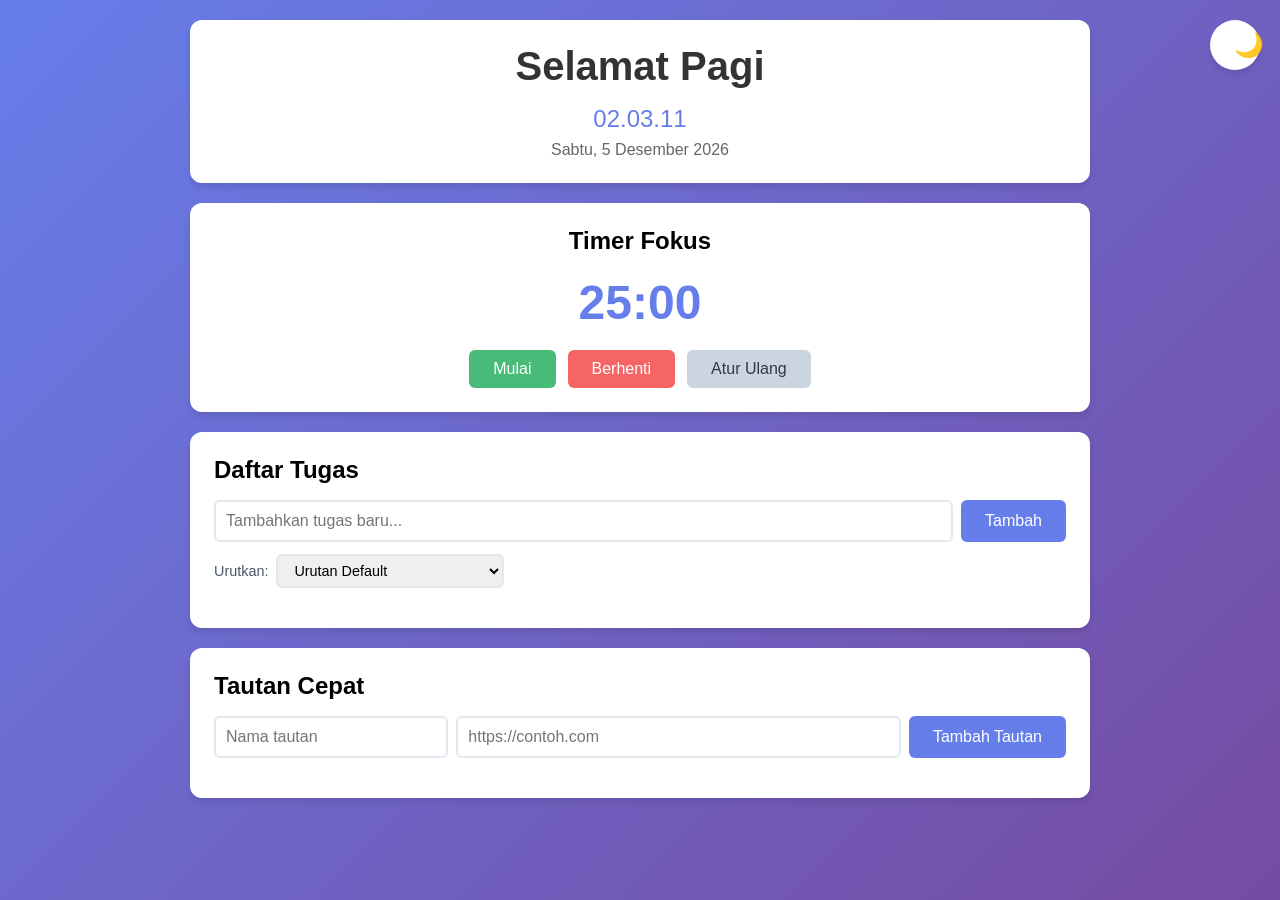
<file: index.html>
<!DOCTYPE html>
<html lang="id">
<head>
    <meta charset="UTF-8">
    <meta name="viewport" content="width=device-width, initial-scale=1.0">
    <title>Dasbor Produktivitas</title>
    <link rel="stylesheet" href="style.css">
</head>
<body>
    <div class="container">
        <!-- Theme Toggle -->
        <button id="theme-toggle" class="theme-toggle">🌙</button>

        <!-- Greeting Section -->
        <section class="greeting">
            <h1 id="greeting-text">Selamat Pagi</h1>
            <p id="current-time">12:00:00</p>
            <p id="current-date">Senin, 1 Januari 2024</p>
        </section>

        <!-- Focus Timer Section -->
        <section class="timer">
            <h2>Timer Fokus</h2>
            <div id="timer-display">25:00</div>
            <div class="timer-controls">
                <button id="start-btn">Mulai</button>
                <button id="stop-btn">Berhenti</button>
                <button id="reset-btn">Atur Ulang</button>
            </div>
        </section>

        <!-- To-Do List Section -->
        <section class="todo">
            <h2>Daftar Tugas</h2>
            <div class="todo-input">
                <input type="text" id="task-input" placeholder="Tambahkan tugas baru...">
                <button id="add-task-btn">Tambah</button>
            </div>
            <div class="todo-controls">
                <label for="sort-select">Urutkan:</label>
                <select id="sort-select">
                    <option value="default">Urutan Default</option>
                    <option value="alphabetical">Alfabetis</option>
                    <option value="status">Status (Belum Selesai Dulu)</option>
                </select>
            </div>
            <ul id="task-list"></ul>
        </section>

        <!-- Quick Links Section -->
        <section class="quick-links">
            <h2>Tautan Cepat</h2>
            <div class="link-input">
                <input type="text" id="link-name" placeholder="Nama tautan">
                <input type="url" id="link-url" placeholder="https://contoh.com">
                <button id="add-link-btn">Tambah Tautan</button>
            </div>
            <div id="links-container"></div>
        </section>
    </div>

    <script src="script.js"></script>
</body>
</html>
</file>
<file: style.css>
* {
    margin: 0;
    padding: 0;
    box-sizing: border-box;
}

body {
    font-family: -apple-system, BlinkMacSystemFont, 'Segoe UI', Roboto, Oxygen, Ubuntu, Cantarell, sans-serif;
    background: linear-gradient(135deg, #667eea 0%, #764ba2 100%);
    min-height: 100vh;
    padding: 20px;
    transition: background 0.3s, color 0.3s;
}

body.dark-mode {
    background: linear-gradient(135deg, #1a202c 0%, #2d3748 100%);
}

body.dark-mode section {
    background: #2d3748;
    color: #e2e8f0;
}

body.dark-mode h1, 
body.dark-mode h2 {
    color: #e2e8f0;
}

body.dark-mode #greeting-text {
    color: #ffffff;
}

body.dark-mode #current-date {
    color: #a0aec0;
}

body.dark-mode #task-input,
body.dark-mode #link-name,
body.dark-mode #link-url {
    background: #1a202c;
    color: #e2e8f0;
    border-color: #4a5568;
}

body.dark-mode .task-item {
    background: #1a202c;
    border-color: #4a5568;
}

body.dark-mode .link-item {
    background: #1a202c;
    border-color: #4a5568;
}

body.dark-mode #sort-select {
    background: #1a202c;
    color: #e2e8f0;
    border-color: #4a5568;
}

.theme-toggle {
    position: fixed;
    top: 20px;
    right: 20px;
    width: 50px;
    height: 50px;
    border-radius: 50%;
    background: white;
    border: none;
    font-size: 1.5rem;
    cursor: pointer;
    box-shadow: 0 4px 6px rgba(0, 0, 0, 0.1);
    transition: transform 0.2s;
    z-index: 1000;
}

.theme-toggle:hover {
    transform: scale(1.1);
}

body.dark-mode .theme-toggle {
    background: #2d3748;
}

.container {
    max-width: 900px;
    margin: 0 auto;
}

section {
    background: white;
    border-radius: 12px;
    padding: 24px;
    margin-bottom: 20px;
    box-shadow: 0 4px 6px rgba(0, 0, 0, 0.1);
}

h1, h2 {
    margin-bottom: 16px;
}

/* Greeting Section */
.greeting {
    text-align: center;
}

#greeting-text {
    font-size: 2.5rem;
    color: #333;
}

#current-time {
    font-size: 1.5rem;
    color: #667eea;
    margin: 8px 0;
}

#current-date {
    font-size: 1rem;
    color: #666;
}

/* Timer Section */
.timer {
    text-align: center;
}

#timer-display {
    font-size: 3rem;
    font-weight: bold;
    color: #667eea;
    margin: 20px 0;
}

.timer-controls {
    display: flex;
    gap: 12px;
    justify-content: center;
}

button {
    padding: 10px 24px;
    font-size: 1rem;
    border: none;
    border-radius: 6px;
    cursor: pointer;
    transition: all 0.3s;
}

#start-btn {
    background: #48bb78;
    color: white;
}

#start-btn:hover {
    background: #38a169;
}

#stop-btn {
    background: #f56565;
    color: white;
}

#stop-btn:hover {
    background: #e53e3e;
}

#reset-btn {
    background: #cbd5e0;
    color: #2d3748;
}

#reset-btn:hover {
    background: #a0aec0;
}

/* To-Do List Section */
.todo-input {
    display: flex;
    gap: 8px;
    margin-bottom: 12px;
}

.todo-controls {
    display: flex;
    align-items: center;
    gap: 8px;
    margin-bottom: 16px;
}

.todo-controls label {
    font-size: 0.9rem;
    color: #4a5568;
}

body.dark-mode .todo-controls label {
    color: #a0aec0;
}

#sort-select {
    padding: 6px 12px;
    border: 2px solid #e2e8f0;
    border-radius: 6px;
    font-size: 0.9rem;
    cursor: pointer;
}

#task-input {
    flex: 1;
    padding: 10px;
    border: 2px solid #e2e8f0;
    border-radius: 6px;
    font-size: 1rem;
}

#add-task-btn {
    background: #667eea;
    color: white;
}

#add-task-btn:hover {
    background: #5568d3;
}

#task-list {
    list-style: none;
}

.task-item {
    display: flex;
    align-items: center;
    padding: 12px;
    border: 1px solid #e2e8f0;
    border-radius: 6px;
    margin-bottom: 8px;
    gap: 12px;
}

.task-item.done .task-text {
    text-decoration: line-through;
    color: #a0aec0;
}

.task-checkbox {
    width: 20px;
    height: 20px;
    cursor: pointer;
}

.task-text {
    flex: 1;
    font-size: 1rem;
}

.task-text.editing {
    border: 1px solid #667eea;
    padding: 4px 8px;
    border-radius: 4px;
}

.task-edit-btn, .task-delete-btn {
    padding: 6px 12px;
    font-size: 0.875rem;
}

.task-edit-btn {
    background: #4299e1;
    color: white;
}

.task-edit-btn:hover {
    background: #3182ce;
}

.task-delete-btn {
    background: #f56565;
    color: white;
}

.task-delete-btn:hover {
    background: #e53e3e;
}

/* Quick Links Section */
.link-input {
    display: flex;
    gap: 8px;
    margin-bottom: 16px;
}

#link-name, #link-url {
    padding: 10px;
    border: 2px solid #e2e8f0;
    border-radius: 6px;
    font-size: 1rem;
}

#link-name {
    flex: 1;
}

#link-url {
    flex: 2;
}

#add-link-btn {
    background: #667eea;
    color: white;
}

#add-link-btn:hover {
    background: #5568d3;
}

#links-container {
    display: flex;
    flex-wrap: wrap;
    gap: 12px;
}

.link-item {
    display: flex;
    align-items: center;
    gap: 8px;
    padding: 8px 16px;
    background: #f7fafc;
    border: 1px solid #e2e8f0;
    border-radius: 6px;
}

.link-btn {
    text-decoration: none;
    color: #667eea;
    font-weight: 500;
}

.link-btn:hover {
    text-decoration: underline;
}

.link-delete-btn {
    padding: 4px 8px;
    font-size: 0.75rem;
    background: #f56565;
    color: white;
}

.link-delete-btn:hover {
    background: #e53e3e;
}
</file>
